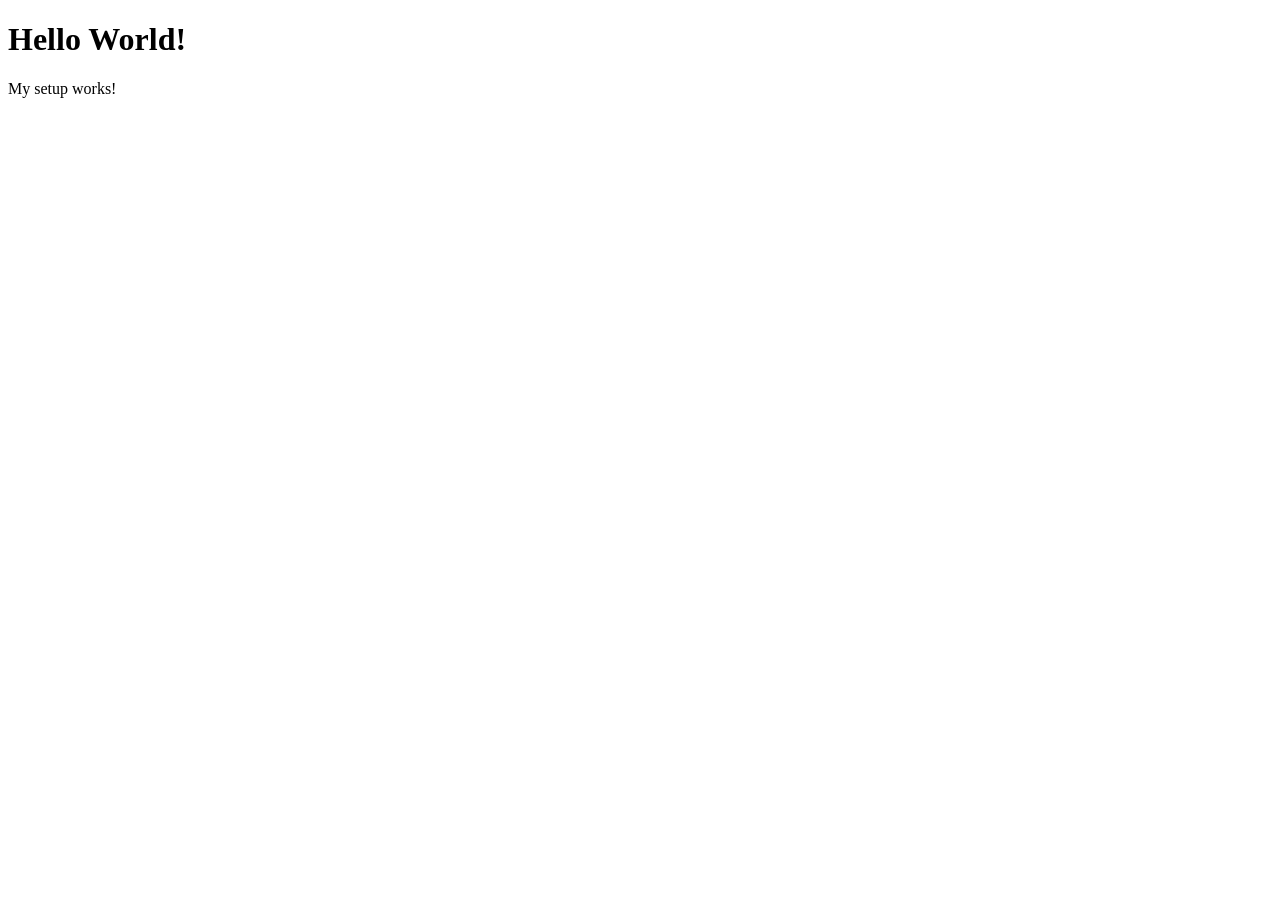
<file: practice/index.html>
<!DOCTYPE html>
<html lang="en">
<head>
    <meta charset="UTF-8">
    <meta name="viewport" content="width=device-width, initial-scale=1.0">
    <title>First Test</title>
</head>
<body>
    <h1>Hello World!</h1>
    <p>My setup works!</p>
    
</body>
</html>
</file>
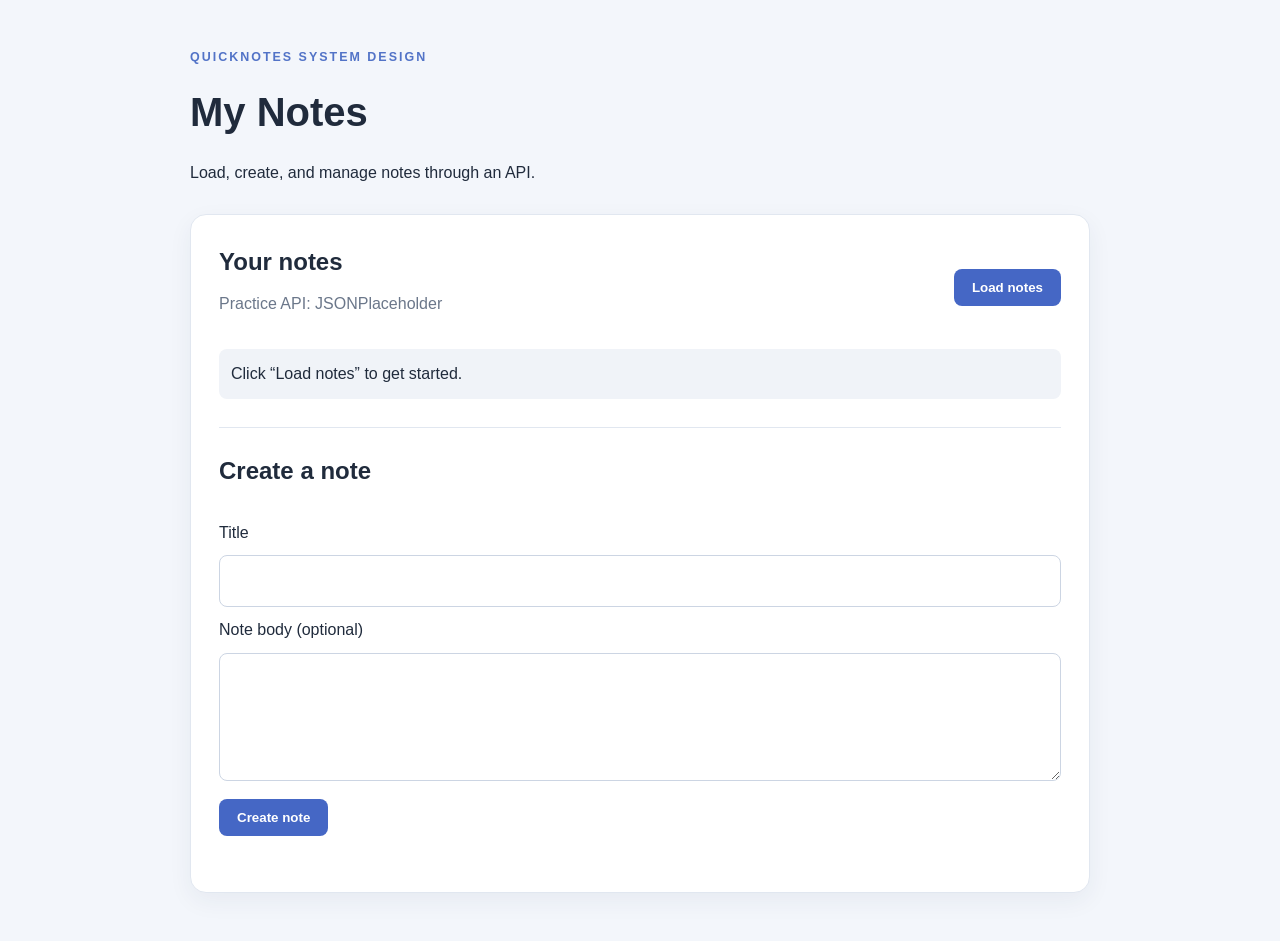
<file: quicknotes_system_design/index.html>
<!DOCTYPE html>
<html lang="en">
<head>
    <meta charset="UTF-8">
    <meta name="viewport" content="width=device-width, initial-scale=1.0">
    <title>QuickNotes API Client</title>
    <link rel="stylesheet" href="style.css">
    <script src="api.js" defer></script>
</head>
<body>
    <main class="container">
        <header class="page-header">
            <p class="eyebrow">QUICKNOTES SYSTEM DESIGN</p>
            <h1>My Notes</h1>
            <p>Load, create, and manage notes through an API.</p>
        </header>

        <section class="panel">
            <div class="section-heading">
                <div>
                    <h2>Your notes</h2>
                    <p>Practice API: JSONPlaceholder</p>
                </div>
                <button id="load-btn" type="button">Load notes</button>
            </div>

            <p id="status" role="status" aria-live="polite">Click “Load notes” to get started.</p>

            <form id="note-form">
                <h2>Create a note</h2>

                <label for="title-input">Title</label>
                <input id="title-input" name="title" type="text" maxlength="100" required>

                <label for="body-input">Note body (optional)</label>
                <textarea id="body-input" name="body" rows="4"></textarea>

                <button id="submit-btn" type="submit">Create note</button>
            </form>

            <ul id="notes-list" aria-label="Notes"></ul>
        </section>
    </main>
</body>
</html>
</file>
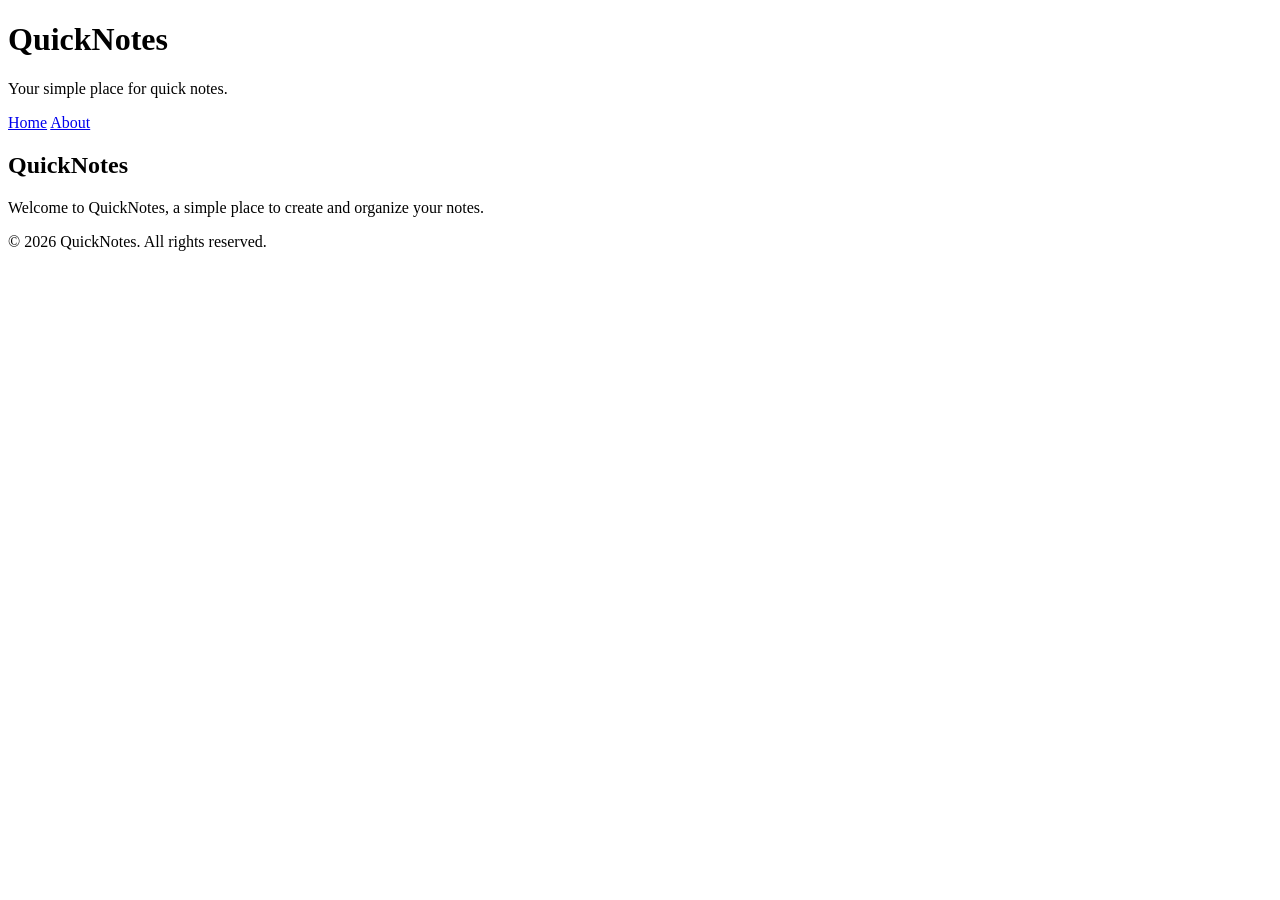
<file: web_foundations_days/day1/index.html>
<!DOCTYPE html>
<html lang="en">
<head>
    <meta charset="UTF-8">
    <meta name="viewport" content="width=device-width, initial-scale=1.0">
    <title>QuickNotes</title>
</head>
<body>

    <header>
        <h1>QuickNotes</h1>
        <p>Your simple place for quick notes.</p>

        <nav>
            <a href="index.html">Home</a>
            <a href="about.html">About</a>
        </nav>
    </header>

    <main>
        <h2>QuickNotes</h2>
        <p>Welcome to QuickNotes, a simple place to create and organize your notes.</p>
    </main>

    <footer>
        <p>&copy; 2026 QuickNotes. All rights reserved.</p>
    </footer>

</body>
</html>
</file>
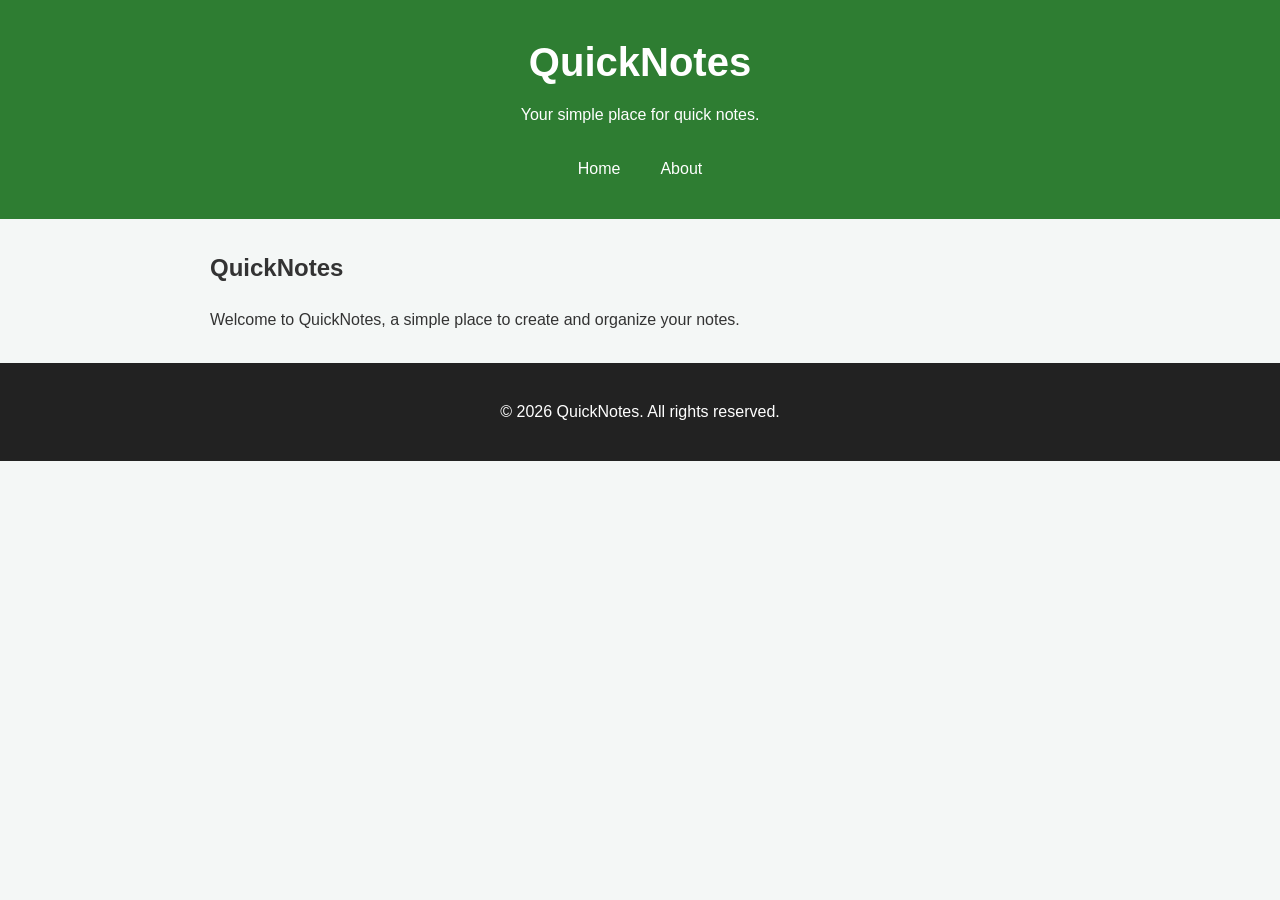
<file: web_foundations_days/day2/index.html>
<head>
    <meta charset="UTF-8">
    <meta name="viewport" content="width=device-width, initial-scale=1.0">
    <title>QuickNotes</title>
    <link rel="stylesheet" href="style.css">
</head>
<body>


<header>
    <h1>QuickNotes</h1>
    <p>Your simple place for quick notes.</p>

    <nav>
        <a href="index.html">Home</a>
        <a href="about.html">About</a>
    </nav>
</header>

<main>
    <h2>QuickNotes</h2>
    <p>Welcome to QuickNotes, a simple place to create and organize your notes.</p>
</main>

<footer>
    <p>&copy; 2026 QuickNotes. All rights reserved.</p>
</footer>


</body>
</html>
</file>
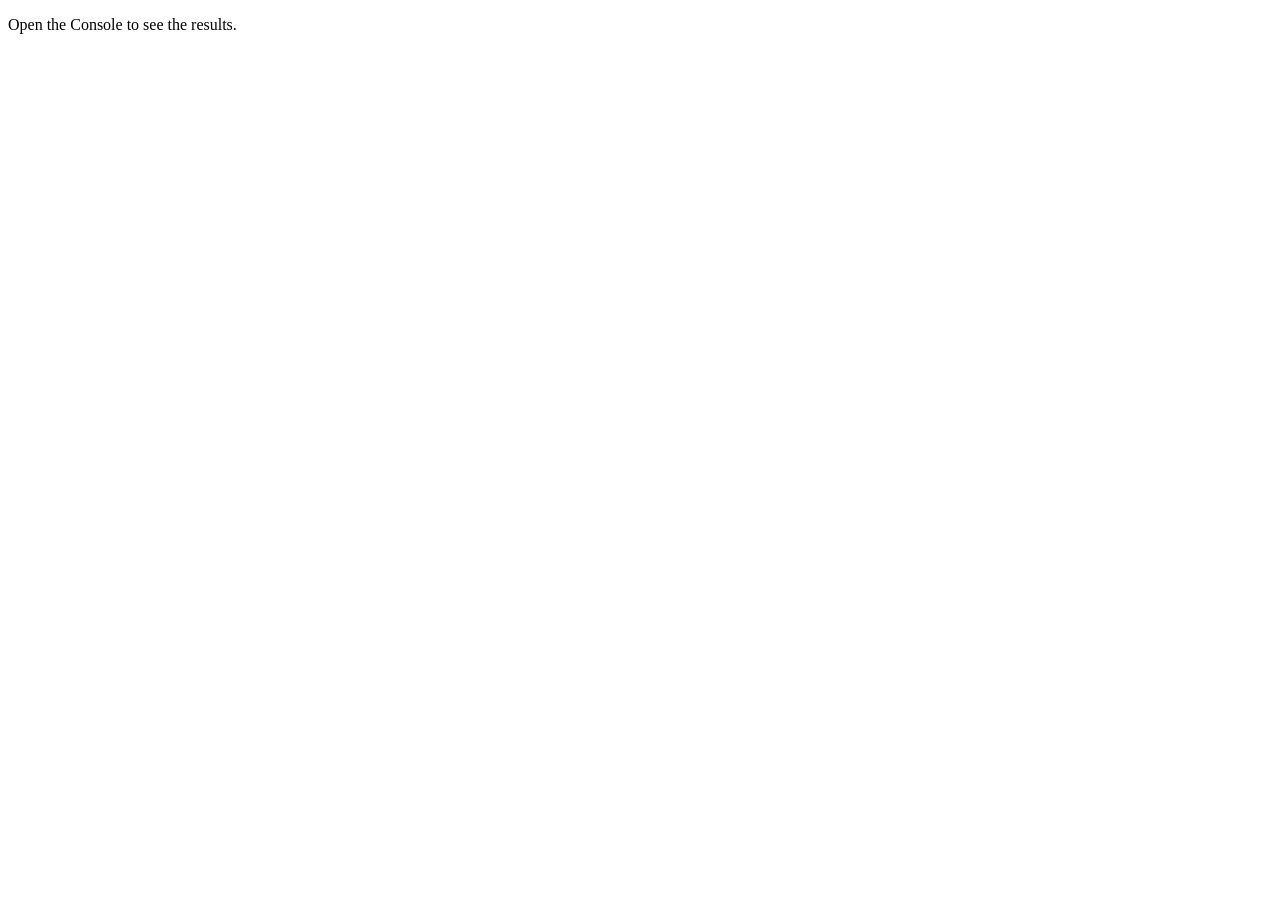
<file: web_foundations_days/day3/index.html>
<!DOCTYPE html>
<html lang="en">
<head>
    <meta charset="UTF-8">
    <meta name="viewport" content="width=device-width, initial-scale=1.0">
    <title>Notes Toolkit</title>
    <script src="script.js" defer></script>
</head>
<body>
    <p>Open the Console to see the results.</p>
</body>
</html>
</file>
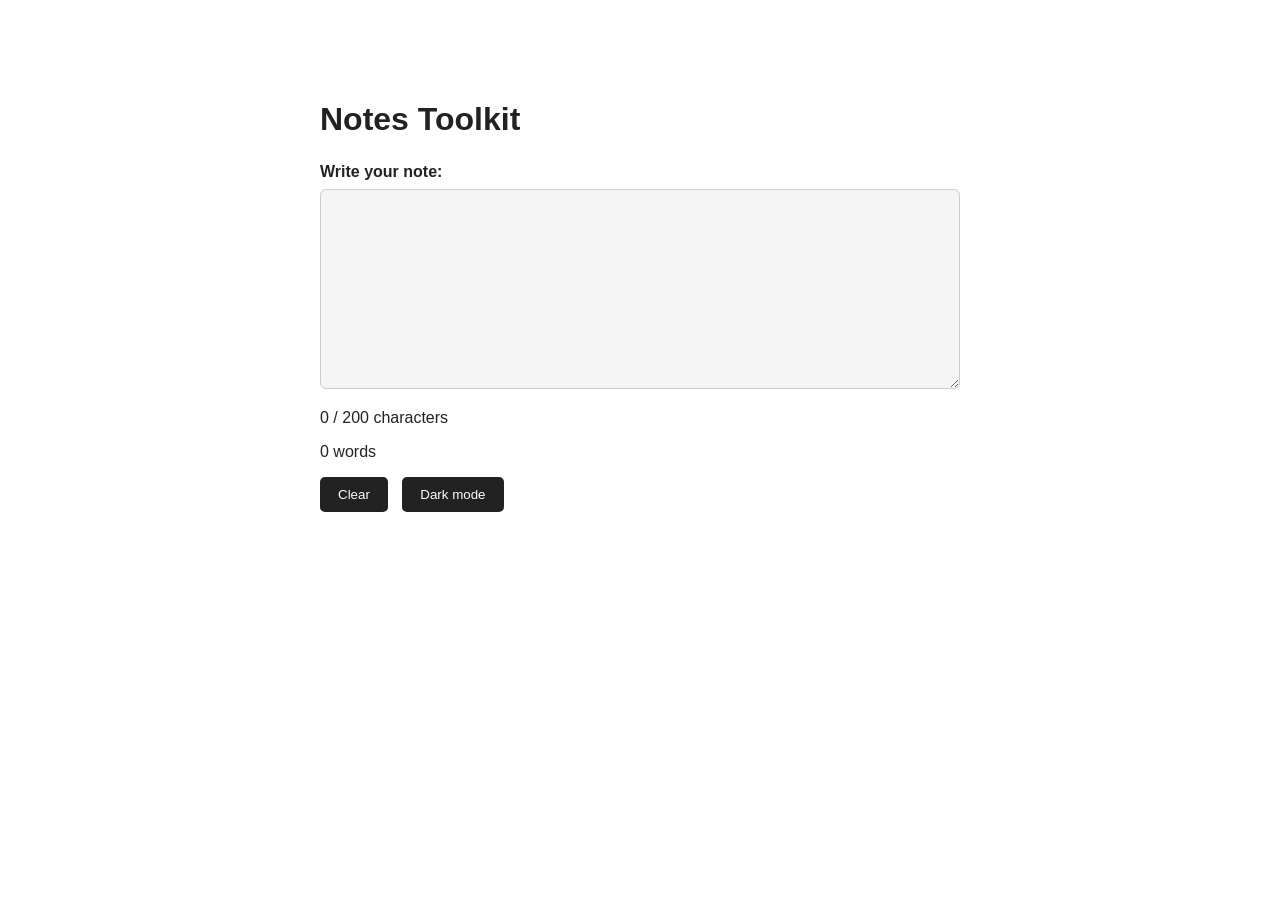
<file: web_foundations_days/day4/index.html>
<!DOCTYPE html>
<html lang="en">
<head>
    <meta charset="UTF-8">
    <meta name="viewport" content="width=device-width, initial-scale=1.0">
    <title>Notes Toolkit</title>

    <link rel="stylesheet" href="style.css">
    <script src="script.js" defer></script>
</head>
<body>

    <main>
        <h1>Notes Toolkit</h1>

        <label for="note-text">Write your note:</label>

        <textarea id="note-text" maxlength="200"></textarea>

        <p id="char-count">0 / 200 characters</p>
        <p id="word-count">0 words</p>

        <button id="clear-btn">Clear</button>
        <button id="theme-toggle">Dark mode</button>
    </main>

</body>
</html>
</file>
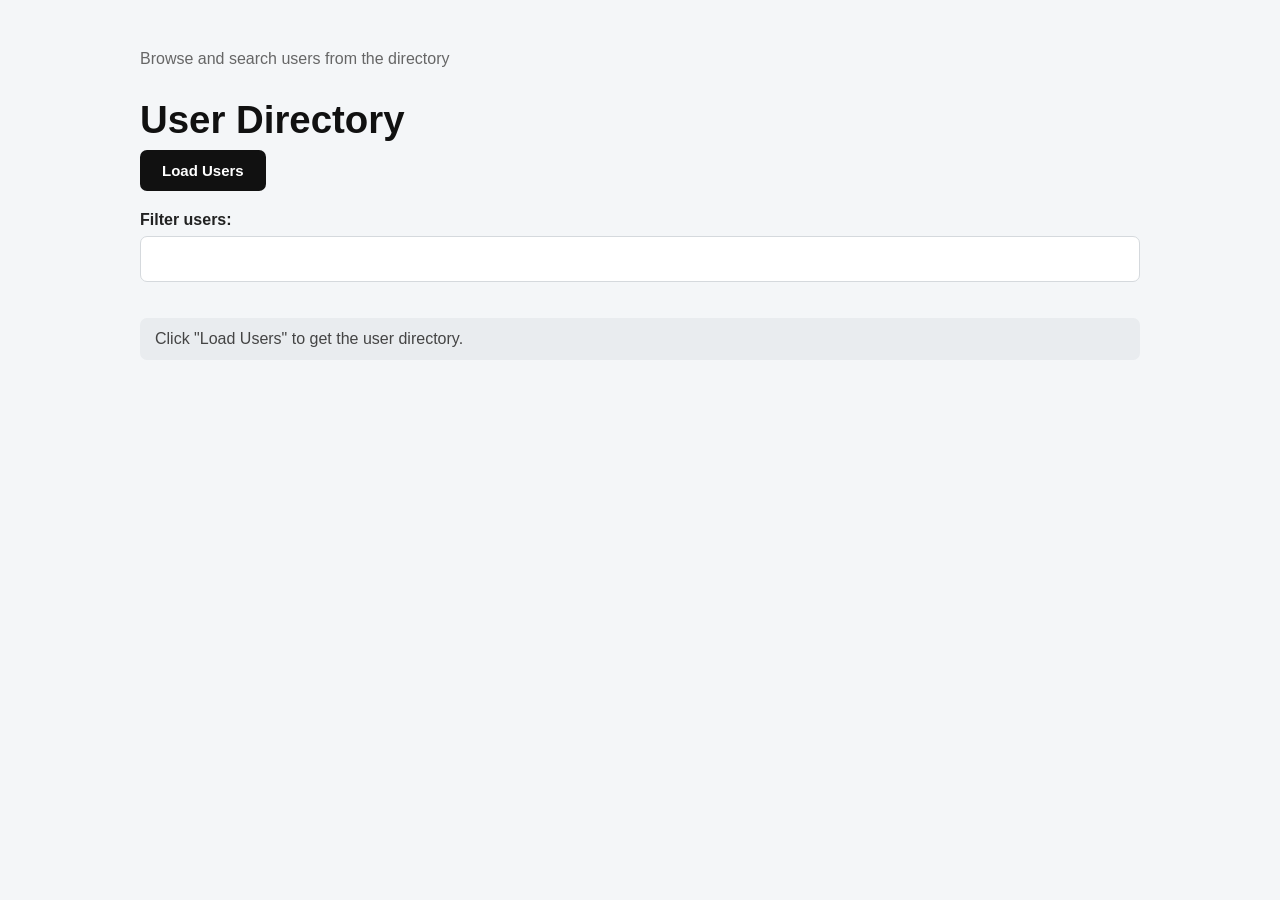
<file: web_foundations_days/day5/index.html>
<!DOCTYPE html>

<html lang="en">
<head>
    <meta charset="UTF-8">
    <meta name="viewport" content="width=device-width, initial-scale=1.0">
    <title>User Directory</title>
    <link rel="stylesheet" href="style.css">
    <script src="users.js" defer></script>
</head>
<body>


<main>
    <h1>User Directory</h1>

    <button id="load-users">Load Users</button>

    <div>
        <label for="filter-input">Filter users:</label>
        <input type="text" id="filter-input">
    </div>

    <p id="status">Click "Load Users" to get the user directory.</p>

    <ul id="users-list"></ul>
</main>


</body>
</html>
</file>
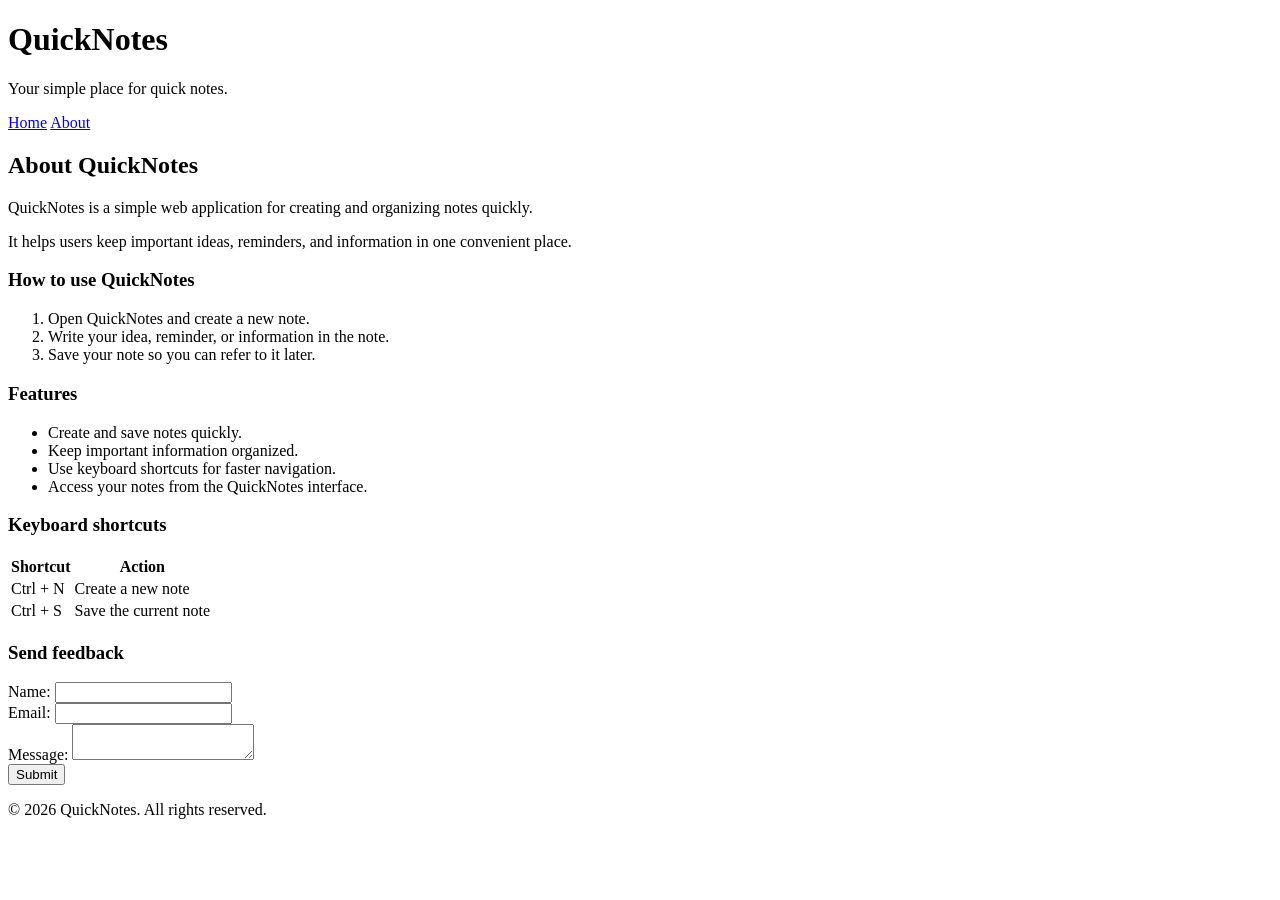
<file: web_foundations_days/day1/about.html>
<!DOCTYPE html>
<html lang="en">
<head>
    <meta charset="UTF-8">
    <meta name="viewport" content="width=device-width, initial-scale=1.0">
    <title>About QuickNotes</title>
</head>
<body>

    <header>
        <h1>QuickNotes</h1>
        <p>Your simple place for quick notes.</p>

        <nav>
            <a href="index.html">Home</a>
            <a href="about.html">About</a>
        </nav>
    </header>

    <main>
        <h2>About QuickNotes</h2>

        <p>QuickNotes is a simple web application for creating and organizing notes quickly.</p>
        <p>It helps users keep important ideas, reminders, and information in one convenient place.</p>

        <section>
            <h3>How to use QuickNotes</h3>

            <ol>
                <li>Open QuickNotes and create a new note.</li>
                <li>Write your idea, reminder, or information in the note.</li>
                <li>Save your note so you can refer to it later.</li>
            </ol>
        </section>

        <section>
            <h3>Features</h3>

            <ul>
                <li>Create and save notes quickly.</li>
                <li>Keep important information organized.</li>
                <li>Use keyboard shortcuts for faster navigation.</li>
                <li>Access your notes from the QuickNotes interface.</li>
            </ul>
        </section>

        <section>
            <h3>Keyboard shortcuts</h3>

            <table>
                <thead>
                    <tr>
                        <th>Shortcut</th>
                        <th>Action</th>
                    </tr>
                </thead>

                <tbody>
                    <tr>
                        <td>Ctrl + N</td>
                        <td>Create a new note</td>
                    </tr>
                    <tr>
                        <td>Ctrl + S</td>
                        <td>Save the current note</td>
                    </tr>
                </tbody>
            </table>
        </section>

        <section>
            <h3>Send feedback</h3>

            <form>
                <div>
                    <label for="name">Name:</label>
                    <input type="text" id="name" name="name" required>
                </div>

                <div>
                    <label for="email">Email:</label>
                    <input type="email" id="email" name="email" required>
                </div>

                <div>
                    <label for="message">Message:</label>
                    <textarea id="message" name="message" required></textarea>
                </div>

                <button type="submit">Submit</button>
            </form>
        </section>
    </main>

    <footer>
        <p>&copy; 2026 QuickNotes. All rights reserved.</p>
    </footer>

</body>
</html>
</file>
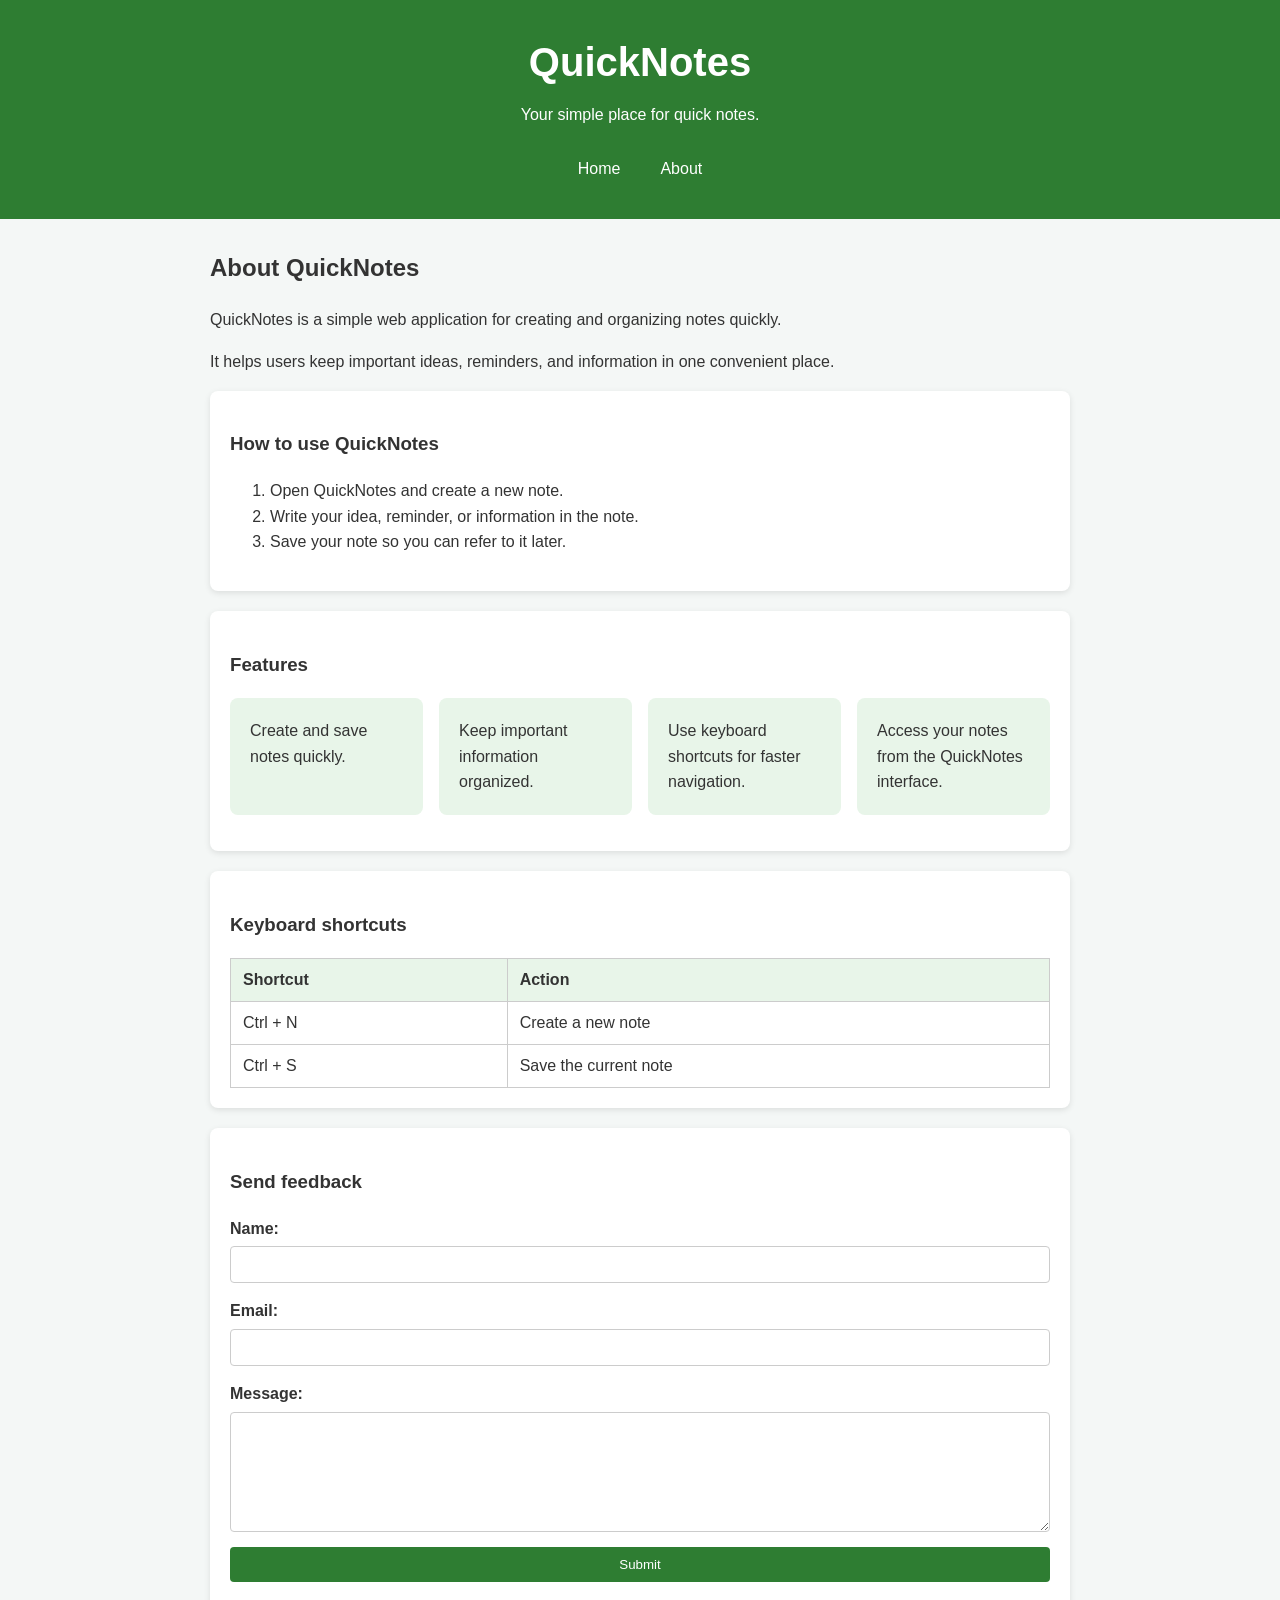
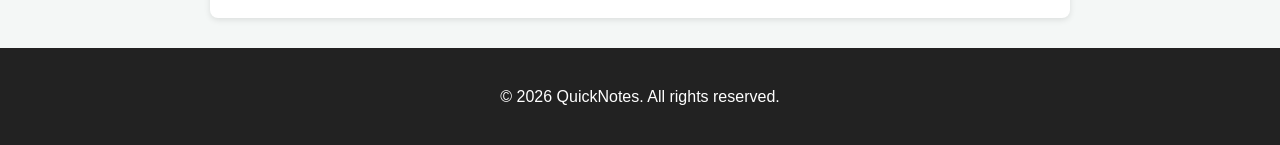
<file: web_foundations_days/day2/about.html>
<head>
    <meta charset="UTF-8">
    <meta name="viewport" content="width=device-width, initial-scale=1.0">
    <title>About QuickNotes</title>
    <link rel="stylesheet" href="style.css">
</head>
<body>


<header>
    <h1>QuickNotes</h1>
    <p>Your simple place for quick notes.</p>

    <nav>
        <a href="index.html">Home</a>
        <a href="about.html">About</a>
    </nav>
</header>

<main>
    <h2>About QuickNotes</h2>

    <p>QuickNotes is a simple web application for creating and organizing notes quickly.</p>
    <p>It helps users keep important ideas, reminders, and information in one convenient place.</p>

    <section>
        <h3>How to use QuickNotes</h3>
        <ol>
            <li>Open QuickNotes and create a new note.</li>
            <li>Write your idea, reminder, or information in the note.</li>
            <li>Save your note so you can refer to it later.</li>
        </ol>
    </section>

    <section>
        <h3>Features</h3>
        <ul class="features">
            <li>Create and save notes quickly.</li>
            <li>Keep important information organized.</li>
            <li>Use keyboard shortcuts for faster navigation.</li>
            <li>Access your notes from the QuickNotes interface.</li>
        </ul>
    </section>

    <section>
        <h3>Keyboard shortcuts</h3>

        <table>
            <thead>
                <tr>
                    <th>Shortcut</th>
                    <th>Action</th>
                </tr>
            </thead>
            <tbody>
                <tr>
                    <td>Ctrl + N</td>
                    <td>Create a new note</td>
                </tr>
                <tr>
                    <td>Ctrl + S</td>
                    <td>Save the current note</td>
                </tr>
            </tbody>
        </table>
    </section>

    <section>
        <h3>Send feedback</h3>

        <form>
            <div>
                <label for="name">Name:</label>
                <input type="text" id="name" name="name" required>
            </div>

            <div>
                <label for="email">Email:</label>
                <input type="email" id="email" name="email" required>
            </div>

            <div>
                <label for="message">Message:</label>
                <textarea id="message" name="message" required></textarea>
            </div>

            <button type="submit">Submit</button>
        </form>
    </section>
</main>

<footer>
    <p>&copy; 2026 QuickNotes. All rights reserved.</p>
</footer>


</body>
</html>
</file>
<file: quicknotes_system_design/style.css>
* {
    box-sizing: border-box;
}

body {
    margin: 0;
    font-family: Arial, sans-serif;
    background: #f3f6fb;
    color: #202b3c;
    line-height: 1.6;
}

.container {
    width: min(900px, 92%);
    margin: 48px auto;
}

.page-header {
    margin-bottom: 28px;
}

.eyebrow {
    color: #5273c7;
    font-size: 0.78rem;
    font-weight: bold;
    letter-spacing: 2px;
}

h1 {
    margin: 0;
    font-size: 2.5rem;
}

h2 {
    margin-top: 0;
}

.panel {
    padding: 28px;
    background: #fff;
    border: 1px solid #e1e7f0;
    border-radius: 16px;
    box-shadow: 0 8px 24px rgba(30, 50, 80, 0.06);
}

.section-heading {
    display: flex;
    justify-content: space-between;
    align-items: center;
    gap: 16px;
}

.section-heading p {
    color: #6b778a;
    margin-top: -10px;
}

button {
    padding: 11px 18px;
    border: 0;
    border-radius: 8px;
    background: #4567c5;
    color: white;
    font-weight: bold;
    cursor: pointer;
}

button:hover {
    background: #324fa5;
}

button:disabled {
    opacity: 0.6;
    cursor: not-allowed;
}

#status {
    padding: 12px;
    background: #f0f3f8;
    border-radius: 8px;
}

#status.success {
    color: #176b3a;
    background: #e7f7ed;
}

#status.error {
    color: #a32626;
    background: #fdecec;
}

#note-form {
    display: grid;
    gap: 10px;
    margin-top: 28px;
    padding-top: 24px;
    border-top: 1px solid #e1e7f0;
}

input,
textarea {
    width: 100%;
    padding: 12px;
    border: 1px solid #ccd5e3;
    border-radius: 8px;
    font: inherit;
}

input:focus,
textarea:focus {
    outline: 2px solid #9eb5ff;
    border-color: #4567c5;
}

#submit-btn {
    justify-self: start;
    margin-top: 8px;
}

#notes-list {
    list-style: none;
    padding: 0;
    margin-top: 28px;
}

.note-item {
    padding: 18px 0;
    border-bottom: 1px solid #e1e7f0;
}

.note-item h3 {
    margin: 0 0 6px;
    overflow-wrap: anywhere;
}

.note-item p {
    margin: 0;
    color: #596579;
    white-space: pre-wrap;
    overflow-wrap: anywhere;
}

.delete-btn {
    margin-top: 12px;
    background: #b83e4b;
}

.delete-btn:hover {
    background: #922c37;
}

@media (max-width: 600px) {
    .container {
        margin: 24px auto;
    }

    .panel {
        padding: 18px;
    }

    .section-heading {
        align-items: flex-start;
        flex-direction: column;
    }
}
</file>
<file: web_foundations_days/day2/style.css>
/* Box-sizing reset */
* {
    box-sizing: border-box;
}

/* Base styles */
body {
    margin: 0;
    font-family: Arial, sans-serif;
    background-color: #f4f7f6;
    color: #333;
    line-height: 1.6;
}

/* Header */
header {
    background-color: #2e7d32;
    color: white;
    text-align: center;
    padding: 30px 20px;
}

header h1 {
    margin: 0;
    font-size: 2.5rem;
}

header p {
    margin: 8px 0 20px;
}

/* Navigation */
nav {
    display: flex;
    justify-content: center;
    align-items: center;
    gap: 16px;
}

nav a {
    color: white;
    text-decoration: none;
    padding: 8px 12px;
    border-radius: 4px;
    transition: background-color 0.3s ease;
}

nav a:hover {
    background-color: #1b5e20;
}

/* Main content */
main {
    max-width: 900px;
    margin: 30px auto;
    padding: 0 20px;
}

/* Sections */
section {
    background-color: white;
    padding: 20px;
    margin-bottom: 20px;
    border-radius: 8px;
    box-shadow: 0 2px 6px rgba(0, 0, 0, 0.1);
}

/* Features grid */
.features {
    display: grid;
    grid-template-columns: repeat(auto-fit, minmax(180px, 1fr));
    gap: 16px;
    padding: 0;
    list-style: none;
}

.features li {
    background-color: #e8f5e9;
    padding: 20px;
    border-radius: 8px;
}

/* Keyboard shortcuts table */
table {
    width: 100%;
    border-collapse: collapse;
}

th,
td {
    border: 1px solid #ccc;
    padding: 12px;
    text-align: left;
}

th {
    background-color: #e8f5e9;
}

/* Feedback form */
form {
    display: flex;
    flex-direction: column;
    gap: 15px;
}

form div {
    display: flex;
    flex-direction: column;
}

label {
    margin-bottom: 5px;
    font-weight: bold;
}

input,
textarea {
    width: 100%;
    padding: 10px;
    border: 1px solid #ccc;
    border-radius: 4px;
    font-family: inherit;
}

textarea {
    min-height: 120px;
    resize: vertical;
}

button {
    padding: 10px 18px;
    border: none;
    border-radius: 4px;
    background-color: #2e7d32;
    color: white;
    cursor: pointer;
    transition: background-color 0.3s ease, transform 0.2s ease;
}

button:hover {
    background-color: #1b5e20;
    transform: translateY(-2px);
}

/* Footer */
footer {
    background-color: #222;
    color: white;
    text-align: center;
    padding: 20px;
    margin-top: 30px;
}

/* Small screens */
@media (max-width: 600px) {
    header {
        padding: 20px 10px;
    }

    header h1 {
        font-size: 2rem;
    }

    main {
        padding: 0 10px;
    }

    nav {
        flex-direction: column;
        gap: 8px;
    }
}
</file>
<file: web_foundations_days/day4/style.css>
:root {
    --background: #ffffff;
    --text: #222222;
    --input-background: #f5f5f5;
    --border: #cccccc;
    --button-background: #222222;
    --button-text: #ffffff;
}

body.dark {
    --background: #222222;
    --text: #ffffff;
    --input-background: #333333;
    --border: #555555;
    --button-background: #ffffff;
    --button-text: #222222;
}

* {
    box-sizing: border-box;
}

body {
    margin: 0;
    font-family: Arial, sans-serif;
    background-color: var(--background);
    color: var(--text);
    transition: background-color 0.3s, color 0.3s;
}

main {
    max-width: 700px;
    margin: 50px auto;
    padding: 30px;
}

h1 {
    margin-bottom: 25px;
}

label {
    display: block;
    margin-bottom: 8px;
    font-weight: bold;
}

textarea {
    width: 100%;
    min-height: 200px;
    padding: 15px;
    font-family: inherit;
    font-size: 16px;
    background-color: var(--input-background);
    color: var(--text);
    border: 1px solid var(--border);
    border-radius: 6px;
    resize: vertical;
}

button {
    padding: 10px 18px;
    margin-right: 10px;
    border: none;
    border-radius: 5px;
    background-color: var(--button-background);
    color: var(--button-text);
    cursor: pointer;
}

button:hover {
    opacity: 0.8;
}

.warning {
    color: orange;
}

.over {
    color: red;
    font-weight: bold;
}
</file>
<file: web_foundations_days/day5/style.css>
* {
  box-sizing: border-box;
  }

body {
margin: 0;
font-family: Arial, Helvetica, sans-serif;
background: #f4f6f8;
color: #222;
}

main {
width: min(100% - 40px, 1000px);
margin: 50px auto;
}

h1 {
margin-bottom: 8px;
font-size: 2.4rem;
color: #111;
}

main::before {
content: "Browse and search users from the directory";
display: block;
color: #666;
margin-bottom: 30px;
}

/* Controls */

#load-users {
padding: 12px 22px;
border: none;
border-radius: 7px;
background: #111;
color: white;
font-size: 15px;
font-weight: 600;
cursor: pointer;
transition: transform 0.2s, opacity 0.2s;
margin-bottom: 20px;
}

#load-users:hover {
transform: translateY(-2px);
opacity: 0.85;
}

#load-users:disabled {
opacity: 0.5;
cursor: not-allowed;
transform: none;
}

/* Filter */

label {
display: block;
margin-bottom: 7px;
font-weight: 600;
}

#filter-input {
width: 100%;
padding: 13px 15px;
border: 1px solid #d5d9dd;
border-radius: 7px;
background: white;
font-size: 16px;
outline: none;
margin-bottom: 20px;
}

#filter-input:focus {
border-color: #555;
box-shadow: 0 0 0 3px rgba(0, 0, 0, 0.08);
}

/* Status */

#status {
padding: 12px 15px;
border-radius: 7px;
background: #e9ecef;
color: #444;
margin-bottom: 25px;
}

/* User cards */

#users-list {
list-style: none;
padding: 0;
margin: 0;
display: grid;
grid-template-columns: repeat(auto-fit, minmax(260px, 1fr));
gap: 18px;
}

#users-list li {
background: white;
border: 1px solid #e2e5e8;
border-radius: 10px;
padding: 22px;
box-shadow: 0 3px 10px rgba(0, 0, 0, 0.06);
transition: transform 0.2s, box-shadow 0.2s;
}

#users-list li:hover {
transform: translateY(-4px);
box-shadow: 0 7px 18px rgba(0, 0, 0, 0.1);
}

#users-list strong {
display: block;
font-size: 1.2rem;
margin-bottom: 15px;
color: #111;
}

#users-list p {
margin: 8px 0;
color: #555;
font-size: 0.95rem;
}

/* Mobile */

@media (max-width: 600px) {
main {
width: min(100% - 24px, 1000px);
margin: 30px auto;
}


h1 {
    font-size: 2rem;
}

#users-list {
    grid-template-columns: 1fr;
}


}
</file>
